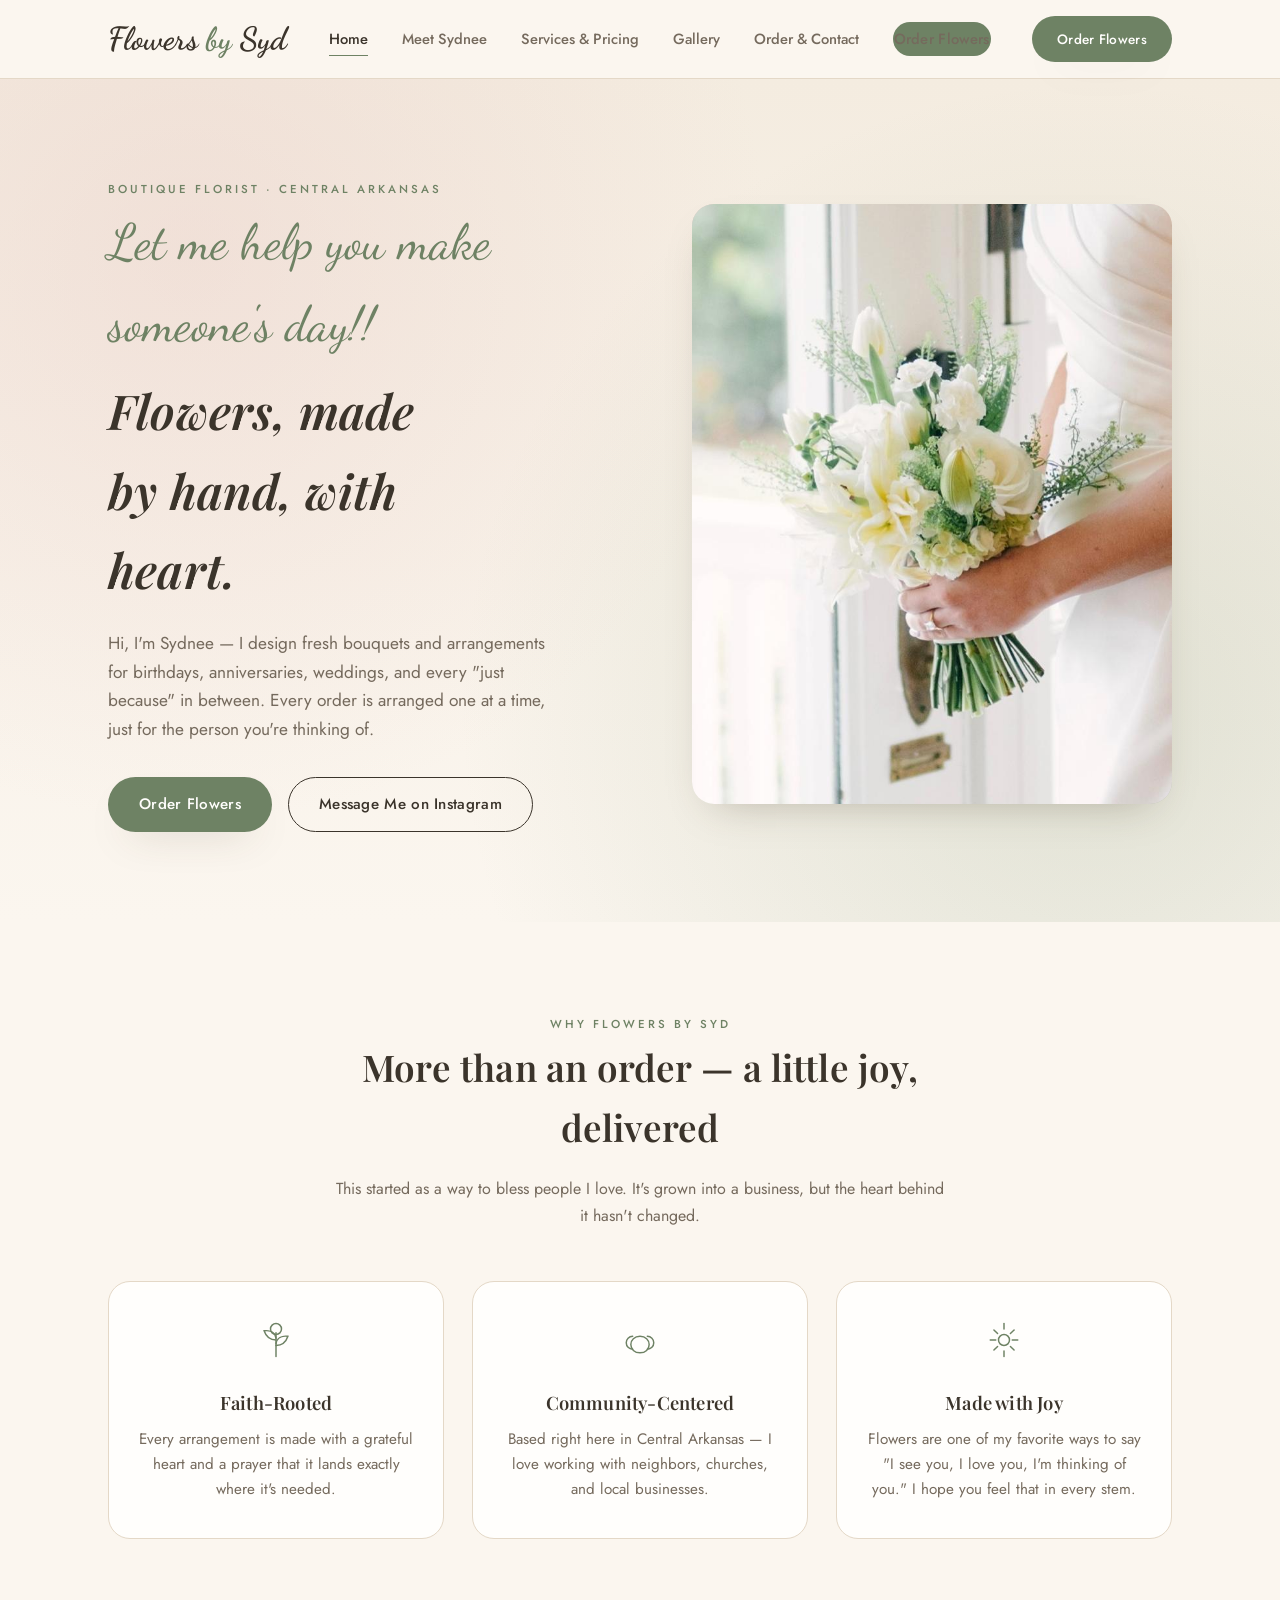
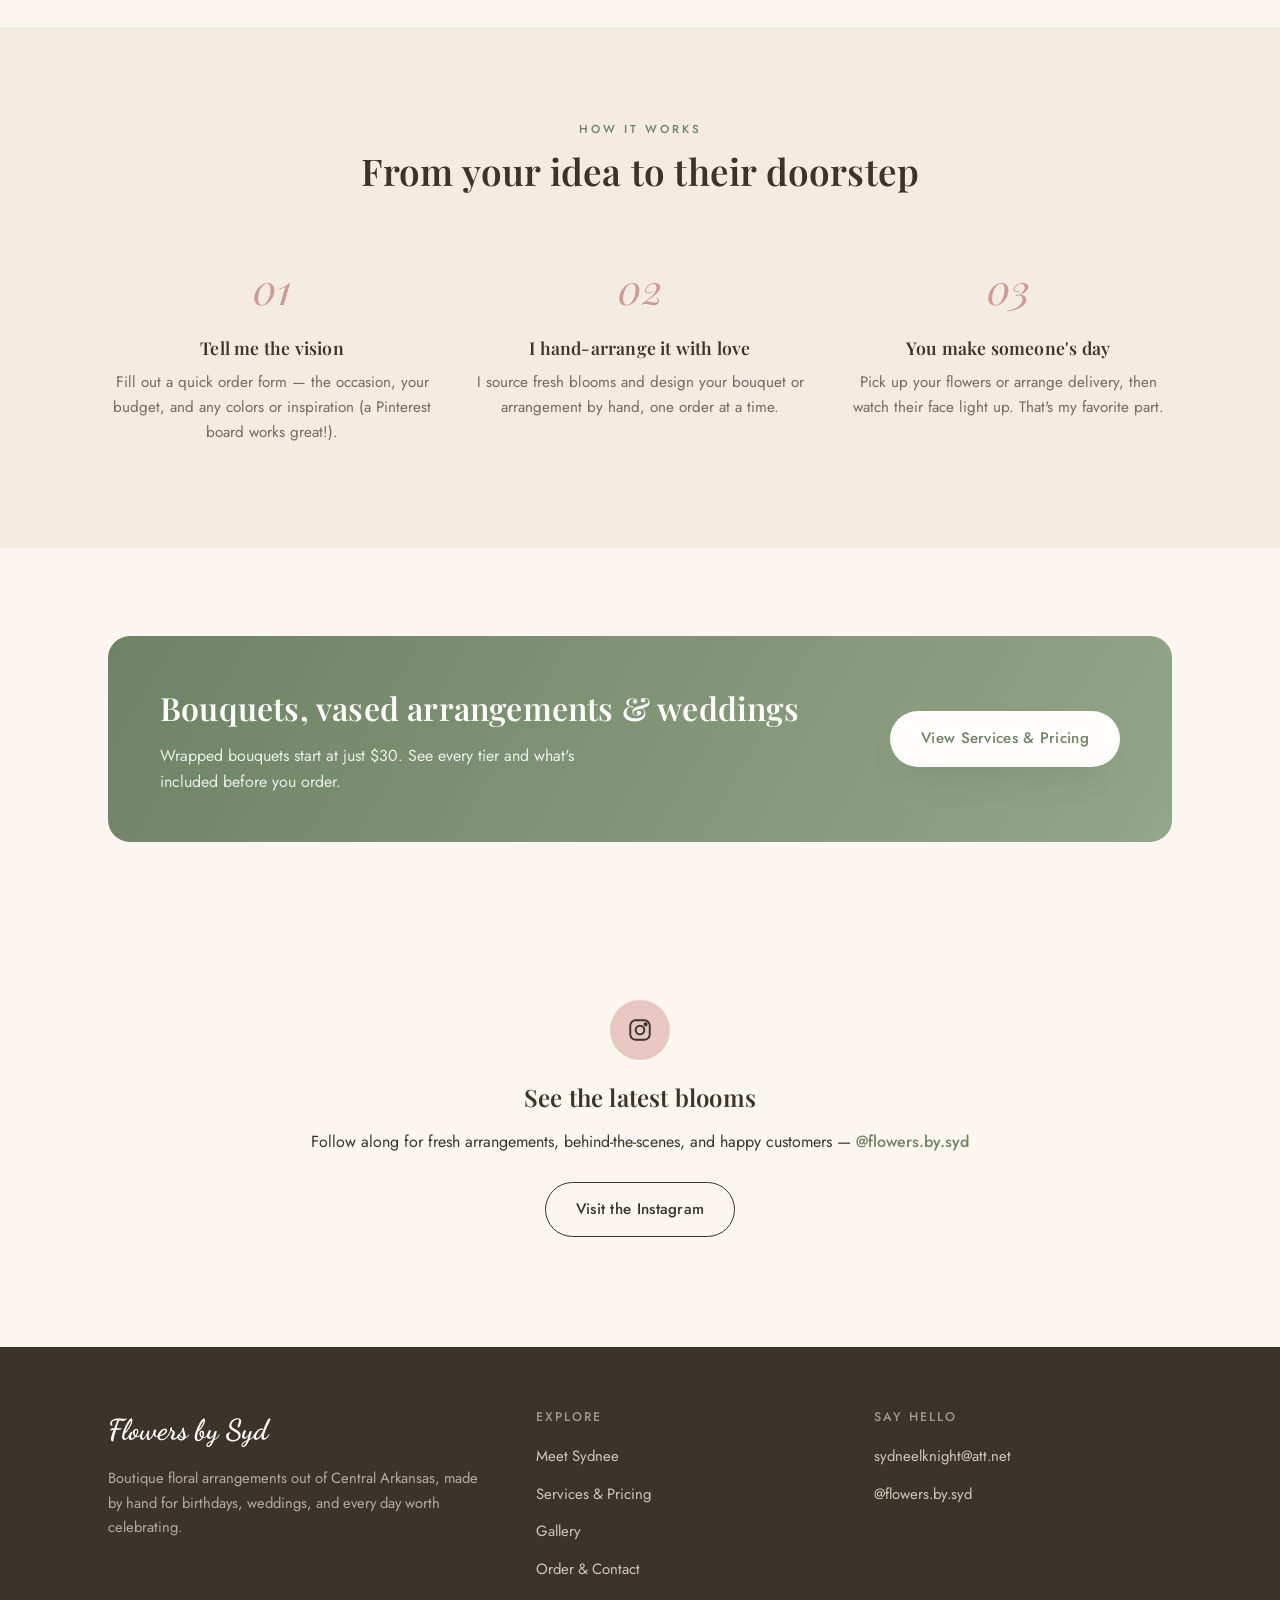
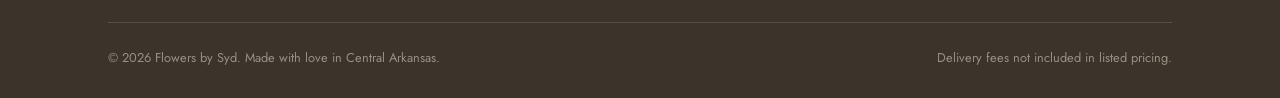
<file: index.html>
<!DOCTYPE html>
<html lang="en">
<head>
<meta charset="UTF-8">
<meta name="viewport" content="width=device-width, initial-scale=1.0">
<title>Flowers by Syd — Boutique Florals in Central Arkansas</title>
<meta name="description" content="Handmade bouquets and arrangements from Sydnee Knight, a boutique florist in Central Arkansas. Let me help you make someone's day.">
<link rel="preconnect" href="https://fonts.googleapis.com">
<link href="https://fonts.googleapis.com/css2?family=Playfair+Display:ital,wght@0,600;0,700;1,600&family=Dancing+Script:wght@600;700&family=Jost:wght@300;400;500;600&display=swap" rel="stylesheet">
<link rel="stylesheet" href="styles.css">
</head>
<body>
<a href="#main" class="skip-link">Skip to content</a>

<header class="site-header">
  <nav class="nav">
    <a href="index.html" class="logo">Flowers <span>by</span> Syd</a>
    <ul class="nav-links" id="navLinks">
      <li><a href="index.html" aria-current="page">Home</a></li>
      <li><a href="about.html">Meet Sydnee</a></li>
      <li><a href="services.html">Services &amp; Pricing</a></li>
      <li><a href="gallery.html">Gallery</a></li>
      <li><a href="contact.html">Order &amp; Contact</a></li>
      <li><a href="contact.html#order-form" class="btn btn-primary mobile-cta">Order Flowers</a></li>
    </ul>
    <div class="nav-cta">
      <a href="contact.html#order-form" class="btn btn-primary">Order Flowers</a>
    </div>
    <button class="nav-toggle" id="navToggle" aria-label="Toggle menu" aria-expanded="false" aria-controls="navLinks">
      <span></span><span></span><span></span>
    </button>
  </nav>
</header>

<main id="main">

  <!-- HERO -->
  <section class="hero">
    <div class="container hero-grid">
      <div class="hero-copy">
        <span class="eyebrow">Boutique Florist · Central Arkansas</span>
        <div class="hero-tagline">Let me help you make<br>someone's day!!</div>
        <h1>Flowers, made by hand, with heart.</h1>
        <p class="lede">Hi, I'm Sydnee — I design fresh bouquets and arrangements for birthdays, anniversaries, weddings, and every "just because" in between. Every order is arranged one at a time, just for the person you're thinking of.</p>
        <div class="hero-ctas">
          <a href="contact.html#order-form" class="btn btn-primary">Order Flowers</a>
          <a href="https://www.instagram.com/flowers.by.syd" target="_blank" rel="noopener" class="btn btn-ghost">Message Me on Instagram</a>
        </div>
      </div>
      <div class="hero-art">
        <img src="images/bride-doorway-bouquet.jpg" alt="A bride holding a cream and white bouquet of tulips, roses, and hydrangea, by Flowers by Syd" style="width:100%;height:100%;object-fit:cover;">
      </div>
    </div>
  </section>

  <!-- VALUES -->
  <section class="section">
    <div class="container">
      <div class="section-head">
        <span class="eyebrow">Why Flowers by Syd</span>
        <h2>More than an order — a little joy, delivered</h2>
        <p>This started as a way to bless people I love. It's grown into a business, but the heart behind it hasn't changed.</p>
      </div>
      <div class="grid-3">
        <div class="value-card">
          <svg class="icon sprig" viewBox="0 0 48 48" fill="none" stroke="currentColor" stroke-width="1.6" stroke-linecap="round"><path d="M24 42V16"/><path d="M24 24c-6 0-11-4-13-10 7-1 12 2 13 8"/><path d="M24 30c6 0 11-4 13-10-7-1-12 2-13 8"/><circle cx="24" cy="12" r="6"/></svg>
          <h3>Faith-Rooted</h3>
          <p>Every arrangement is made with a grateful heart and a prayer that it lands exactly where it's needed.</p>
        </div>
        <div class="value-card">
          <svg class="icon sprig" viewBox="0 0 48 48" fill="none" stroke="currentColor" stroke-width="1.6" stroke-linecap="round"><path d="M16 34c-4 0-7-3-7-7s3-7 7-7"/><path d="M32 34c4 0 7-3 7-7s-3-7-7-7"/><path d="M24 38c-6 0-10-4-10-9s4-9 10-9 10 4 10 9-4 9-10 9z"/></svg>
          <h3>Community-Centered</h3>
          <p>Based right here in Central Arkansas — I love working with neighbors, churches, and local businesses.</p>
        </div>
        <div class="value-card">
          <svg class="icon sprig" viewBox="0 0 48 48" fill="none" stroke="currentColor" stroke-width="1.6" stroke-linecap="round"><path d="M24 6v6"/><path d="M24 36v6"/><path d="M9 24h6"/><path d="M33 24h6"/><path d="M13 13l4 4"/><path d="M31 31l4 4"/><path d="M35 13l-4 4"/><path d="M17 31l-4 4"/><circle cx="24" cy="24" r="6"/></svg>
          <h3>Made with Joy</h3>
          <p>Flowers are one of my favorite ways to say "I see you, I love you, I'm thinking of you." I hope you feel that in every stem.</p>
        </div>
      </div>
    </div>
  </section>

  <!-- HOW IT WORKS -->
  <section class="section section-alt">
    <div class="container">
      <div class="section-head">
        <span class="eyebrow">How It Works</span>
        <h2>From your idea to their doorstep</h2>
      </div>
      <div class="steps">
        <div class="step">
          <span class="step-num">01</span>
          <h3>Tell me the vision</h3>
          <p>Fill out a quick order form — the occasion, your budget, and any colors or inspiration (a Pinterest board works great!).</p>
        </div>
        <div class="step">
          <span class="step-num">02</span>
          <h3>I hand-arrange it with love</h3>
          <p>I source fresh blooms and design your bouquet or arrangement by hand, one order at a time.</p>
        </div>
        <div class="step">
          <span class="step-num">03</span>
          <h3>You make someone's day</h3>
          <p>Pick up your flowers or arrange delivery, then watch their face light up. That's my favorite part.</p>
        </div>
      </div>
    </div>
  </section>

  <!-- SERVICES TEASER -->
  <section class="section">
    <div class="container">
      <div class="teaser-strip">
        <div>
          <h2>Bouquets, vased arrangements &amp; weddings</h2>
          <p>Wrapped bouquets start at just $30. See every tier and what's included before you order.</p>
        </div>
        <a href="services.html" class="btn btn-primary">View Services &amp; Pricing</a>
      </div>
    </div>
  </section>

  <!-- INSTAGRAM -->
  <section class="insta-strip">
    <div class="container">
      <div class="icon-circle">
        <svg viewBox="0 0 24 24" fill="none" stroke="currentColor" stroke-width="1.8"><rect x="3" y="3" width="18" height="18" rx="5"/><circle cx="12" cy="12" r="4"/><circle cx="17.2" cy="6.8" r="1"/></svg>
      </div>
      <h2>See the latest blooms</h2>
      <p>Follow along for fresh arrangements, behind-the-scenes, and happy customers — <a class="insta-handle" href="https://www.instagram.com/flowers.by.syd" target="_blank" rel="noopener">@flowers.by.syd</a></p>
      <div style="margin-top:26px;">
        <a href="https://www.instagram.com/flowers.by.syd" target="_blank" rel="noopener" class="btn btn-ghost">Visit the Instagram</a>
      </div>
    </div>
  </section>

</main>

<footer class="site-footer">
  <div class="container">
    <div class="footer-grid">
      <div>
        <div class="footer-logo">Flowers by Syd</div>
        <p>Boutique floral arrangements out of Central Arkansas, made by hand for birthdays, weddings, and every day worth celebrating.</p>
      </div>
      <div class="footer-col">
        <h4>Explore</h4>
        <ul>
          <li><a href="about.html">Meet Sydnee</a></li>
          <li><a href="services.html">Services &amp; Pricing</a></li>
          <li><a href="gallery.html">Gallery</a></li>
          <li><a href="contact.html">Order &amp; Contact</a></li>
        </ul>
      </div>
      <div class="footer-col">
        <h4>Say Hello</h4>
        <ul>
          <li><a href="mailto:sydneelknight@att.net">sydneelknight@att.net</a></li>
          <li><a href="https://www.instagram.com/flowers.by.syd" target="_blank" rel="noopener">@flowers.by.syd</a></li>
        </ul>
      </div>
    </div>
    <div class="footer-bottom">
      <span>© 2026 Flowers by Syd. Made with love in Central Arkansas.</span>
      <span>Delivery fees not included in listed pricing.</span>
    </div>
  </div>
</footer>

<script src="script.js"></script>
</body>
</html>
</file>
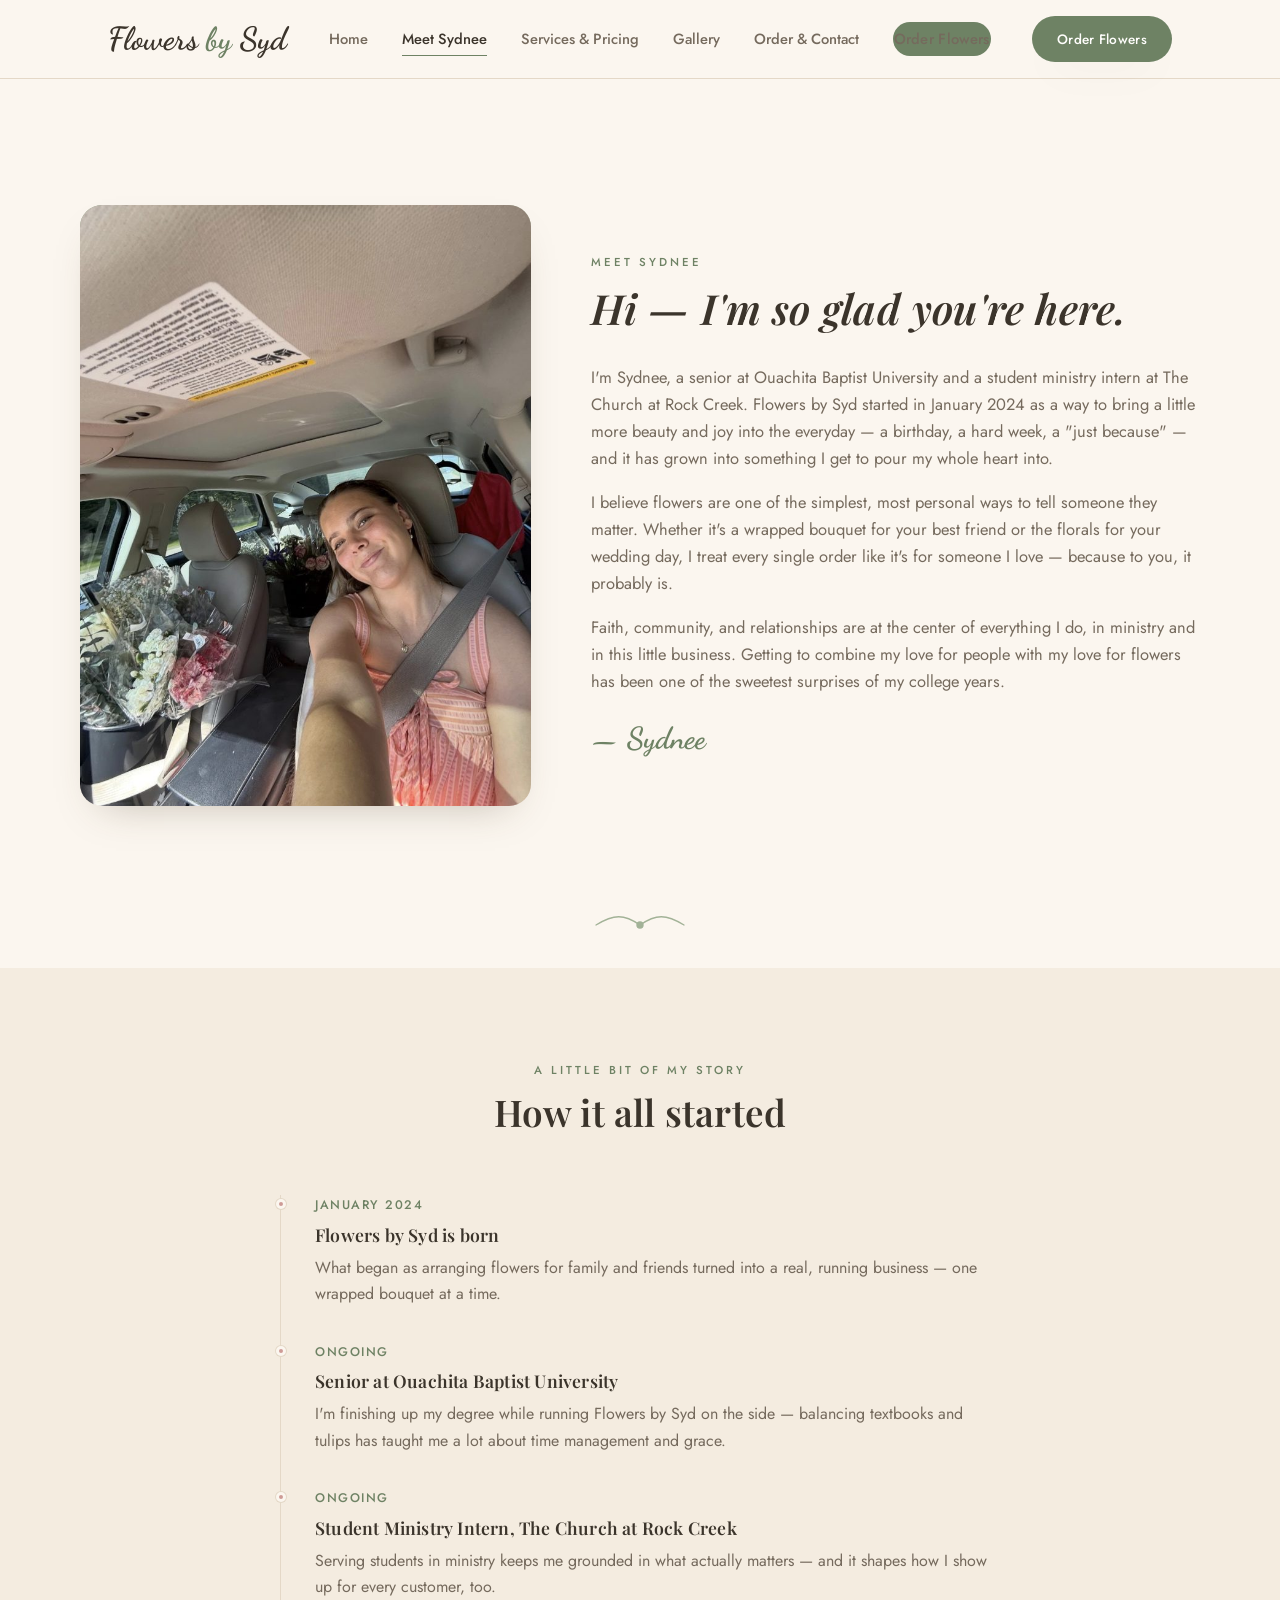
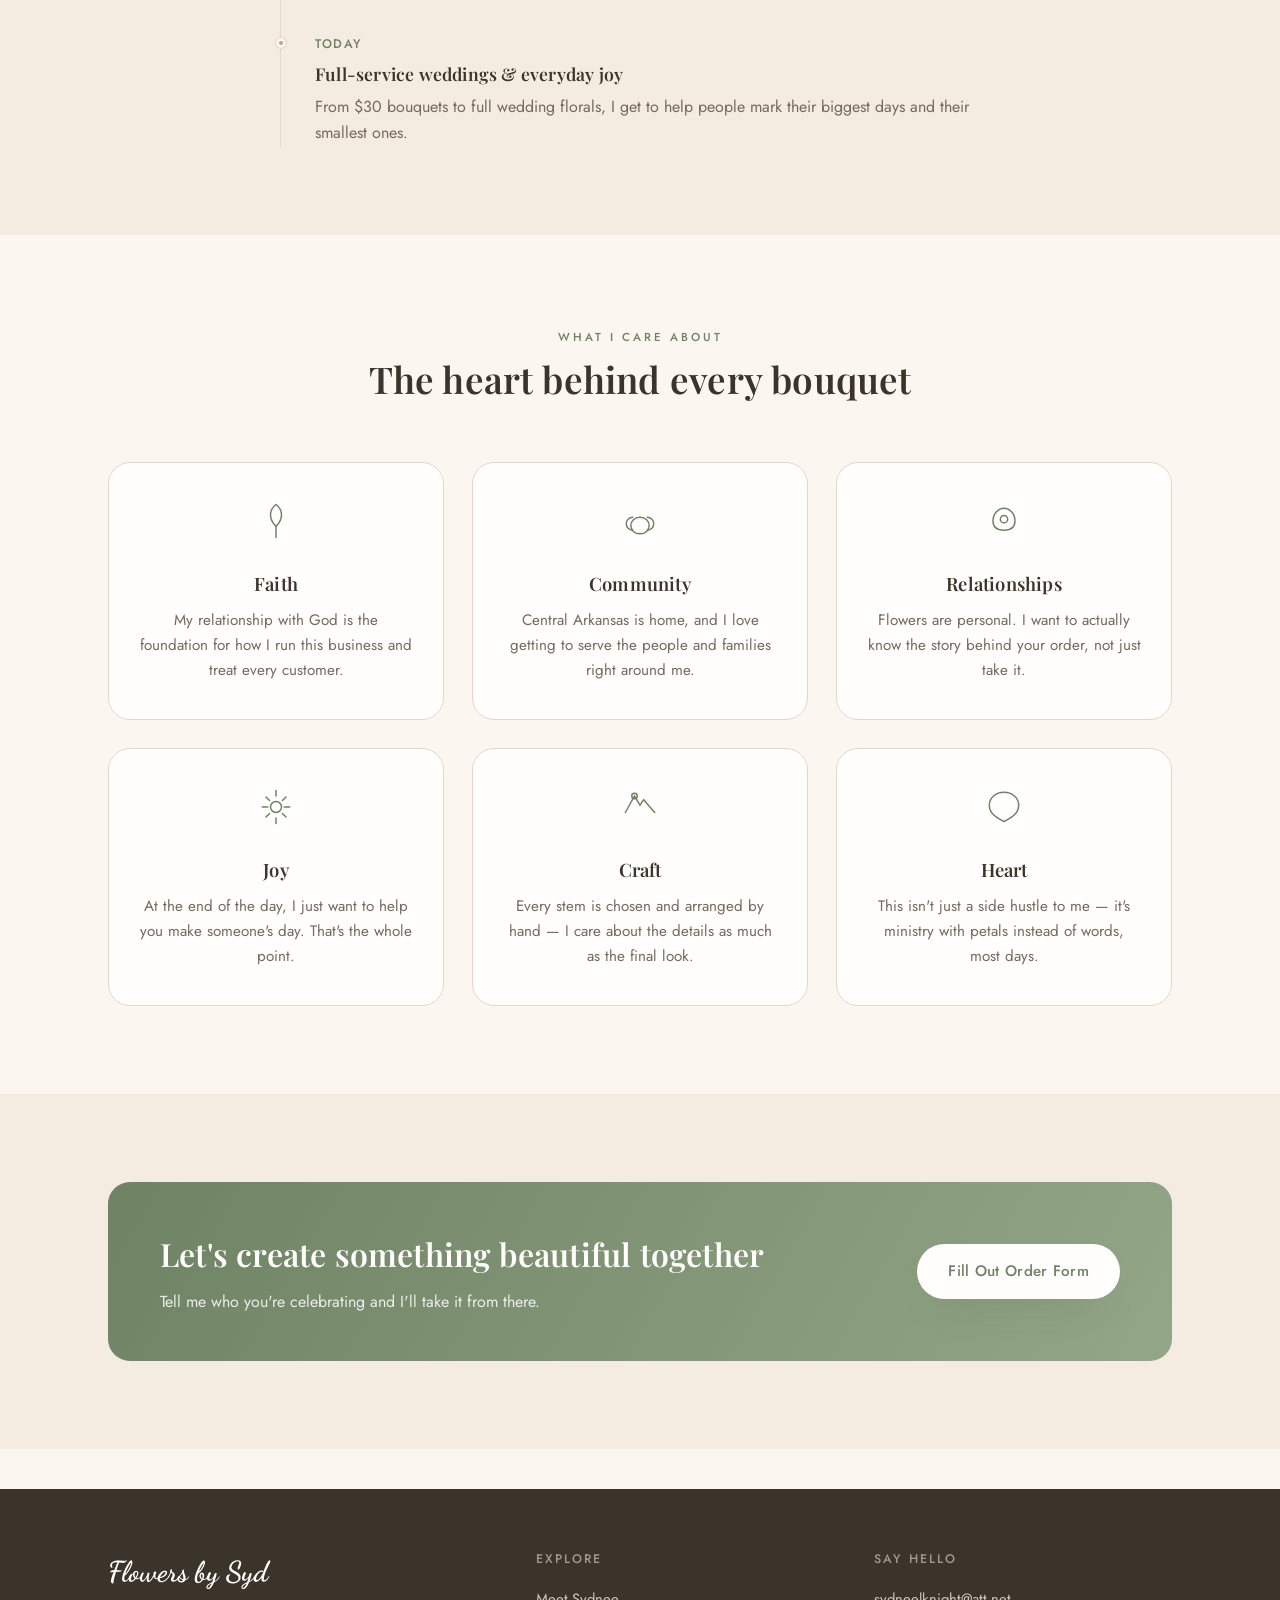
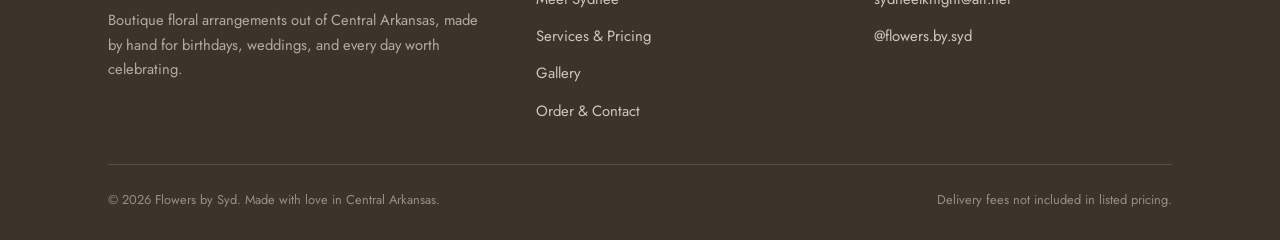
<file: about.html>
<!DOCTYPE html>
<html lang="en">
<head>
<meta charset="UTF-8">
<meta name="viewport" content="width=device-width, initial-scale=1.0">
<title>Meet Sydnee — Flowers by Syd</title>
<meta name="description" content="Meet Sydnee Knight, the college student and student ministry intern behind Flowers by Syd, a boutique floral business in Central Arkansas.">
<link rel="preconnect" href="https://fonts.googleapis.com">
<link href="https://fonts.googleapis.com/css2?family=Playfair+Display:ital,wght@0,600;0,700;1,600&family=Dancing+Script:wght@600;700&family=Jost:wght@300;400;500;600&display=swap" rel="stylesheet">
<link rel="stylesheet" href="styles.css">
</head>
<body>
<a href="#main" class="skip-link">Skip to content</a>

<header class="site-header">
  <nav class="nav">
    <a href="index.html" class="logo">Flowers <span>by</span> Syd</a>
    <ul class="nav-links" id="navLinks">
      <li><a href="index.html">Home</a></li>
      <li><a href="about.html" aria-current="page">Meet Sydnee</a></li>
      <li><a href="services.html">Services &amp; Pricing</a></li>
      <li><a href="gallery.html">Gallery</a></li>
      <li><a href="contact.html">Order &amp; Contact</a></li>
      <li><a href="contact.html#order-form" class="btn btn-primary mobile-cta">Order Flowers</a></li>
    </ul>
    <div class="nav-cta">
      <a href="contact.html#order-form" class="btn btn-primary">Order Flowers</a>
    </div>
    <button class="nav-toggle" id="navToggle" aria-label="Toggle menu" aria-expanded="false" aria-controls="navLinks">
      <span></span><span></span><span></span>
    </button>
  </nav>
</header>

<main id="main">

  <section class="section-tight">
    <div class="container about-hero">
      <div class="portrait-frame">
        <img src="images/sydnee-portrait.jpg" alt="Sydnee Knight, founder of Flowers by Syd, surrounded by fresh flowers" style="width:100%;height:100%;object-fit:cover;">
      </div>
      <div class="about-copy">
        <span class="eyebrow">Meet Sydnee</span>
        <h1>Hi — I'm so glad you're here.</h1>
        <p>I'm Sydnee, a senior at Ouachita Baptist University and a student ministry intern at The Church at Rock Creek. Flowers by Syd started in January 2024 as a way to bring a little more beauty and joy into the everyday — a birthday, a hard week, a "just because" — and it has grown into something I get to pour my whole heart into.</p>
        <p>I believe flowers are one of the simplest, most personal ways to tell someone they matter. Whether it's a wrapped bouquet for your best friend or the florals for your wedding day, I treat every single order like it's for someone I love — because to you, it probably is.</p>
        <p>Faith, community, and relationships are at the center of everything I do, in ministry and in this little business. Getting to combine my love for people with my love for flowers has been one of the sweetest surprises of my college years.</p>
        <div class="signoff">— Sydnee</div>
      </div>
    </div>
  </section>

  <div class="divider-sprig">
    <svg viewBox="0 0 92 30" fill="none" stroke="#93A788" stroke-width="1.4" stroke-linecap="round"><path d="M2 15 C 20 4, 30 4, 46 15 C 62 4, 72 4, 90 15"/><circle cx="46" cy="15" r="3" fill="#93A788"/></svg>
  </div>

  <!-- TIMELINE -->
  <section class="section section-alt">
    <div class="container">
      <div class="section-head">
        <span class="eyebrow">A Little Bit of My Story</span>
        <h2>How it all started</h2>
      </div>
      <div class="timeline">
        <div class="timeline-item">
          <div class="tl-date">January 2024</div>
          <h3>Flowers by Syd is born</h3>
          <p>What began as arranging flowers for family and friends turned into a real, running business — one wrapped bouquet at a time.</p>
        </div>
        <div class="timeline-item">
          <div class="tl-date">Ongoing</div>
          <h3>Senior at Ouachita Baptist University</h3>
          <p>I'm finishing up my degree while running Flowers by Syd on the side — balancing textbooks and tulips has taught me a lot about time management and grace.</p>
        </div>
        <div class="timeline-item">
          <div class="tl-date">Ongoing</div>
          <h3>Student Ministry Intern, The Church at Rock Creek</h3>
          <p>Serving students in ministry keeps me grounded in what actually matters — and it shapes how I show up for every customer, too.</p>
        </div>
        <div class="timeline-item">
          <div class="tl-date">Today</div>
          <h3>Full-service weddings &amp; everyday joy</h3>
          <p>From $30 bouquets to full wedding florals, I get to help people mark their biggest days and their smallest ones.</p>
        </div>
      </div>
    </div>
  </section>

  <!-- VALUES -->
  <section class="section">
    <div class="container">
      <div class="section-head">
        <span class="eyebrow">What I Care About</span>
        <h2>The heart behind every bouquet</h2>
      </div>
      <div class="grid-3">
        <div class="value-card">
          <svg class="icon sprig" viewBox="0 0 48 48" fill="none" stroke="currentColor" stroke-width="1.6" stroke-linecap="round"><path d="M24 6c8 6 8 16 0 24-8-8-8-18 0-24z"/><path d="M24 30v12"/></svg>
          <h3>Faith</h3>
          <p>My relationship with God is the foundation for how I run this business and treat every customer.</p>
        </div>
        <div class="value-card">
          <svg class="icon sprig blush" viewBox="0 0 48 48" fill="none" stroke="currentColor" stroke-width="1.6" stroke-linecap="round"><path d="M16 34c-4 0-7-3-7-7s3-7 7-7"/><path d="M32 34c4 0 7-3 7-7s-3-7-7-7"/><path d="M24 38c-6 0-10-4-10-9s4-9 10-9 10 4 10 9-4 9-10 9z"/></svg>
          <h3>Community</h3>
          <p>Central Arkansas is home, and I love getting to serve the people and families right around me.</p>
        </div>
        <div class="value-card">
          <svg class="icon sprig taupe" viewBox="0 0 48 48" fill="none" stroke="currentColor" stroke-width="1.6" stroke-linecap="round"><path d="M12 24c0-8 6-14 12-14s12 6 12 14-6 10-12 10-12-2-12-10z"/><circle cx="24" cy="22" r="4"/></svg>
          <h3>Relationships</h3>
          <p>Flowers are personal. I want to actually know the story behind your order, not just take it.</p>
        </div>
        <div class="value-card">
          <svg class="icon sprig" viewBox="0 0 48 48" fill="none" stroke="currentColor" stroke-width="1.6" stroke-linecap="round"><path d="M24 6v6"/><path d="M24 36v6"/><path d="M9 24h6"/><path d="M33 24h6"/><path d="M13 13l4 4"/><path d="M31 31l4 4"/><path d="M35 13l-4 4"/><path d="M17 31l-4 4"/><circle cx="24" cy="24" r="6"/></svg>
          <h3>Joy</h3>
          <p>At the end of the day, I just want to help you make someone's day. That's the whole point.</p>
        </div>
        <div class="value-card">
          <svg class="icon sprig" viewBox="0 0 48 48" fill="none" stroke="currentColor" stroke-width="1.6" stroke-linecap="round"><path d="M8 30l10-18 6 10 4-6 12 14"/><circle cx="18" cy="12" r="3"/></svg>
          <h3>Craft</h3>
          <p>Every stem is chosen and arranged by hand — I care about the details as much as the final look.</p>
        </div>
        <div class="value-card">
          <svg class="icon sprig blush" viewBox="0 0 48 48" fill="none" stroke="currentColor" stroke-width="1.6" stroke-linecap="round"><path d="M24 8c-9 0-16 6-16 14 0 10 9 14 16 18 7-4 16-8 16-18 0-8-7-14-16-14z"/></svg>
          <h3>Heart</h3>
          <p>This isn't just a side hustle to me — it's ministry with petals instead of words, most days.</p>
        </div>
      </div>
    </div>
  </section>

  <!-- CTA -->
  <section class="section section-alt">
    <div class="container">
      <div class="teaser-strip">
        <div>
          <h2>Let's create something beautiful together</h2>
          <p>Tell me who you're celebrating and I'll take it from there.</p>
        </div>
        <a href="contact.html#order-form" class="btn btn-primary">Fill Out Order Form</a>
      </div>
    </div>
  </section>

</main>

<footer class="site-footer">
  <div class="container">
    <div class="footer-grid">
      <div>
        <div class="footer-logo">Flowers by Syd</div>
        <p>Boutique floral arrangements out of Central Arkansas, made by hand for birthdays, weddings, and every day worth celebrating.</p>
      </div>
      <div class="footer-col">
        <h4>Explore</h4>
        <ul>
          <li><a href="about.html">Meet Sydnee</a></li>
          <li><a href="services.html">Services &amp; Pricing</a></li>
          <li><a href="gallery.html">Gallery</a></li>
          <li><a href="contact.html">Order &amp; Contact</a></li>
        </ul>
      </div>
      <div class="footer-col">
        <h4>Say Hello</h4>
        <ul>
          <li><a href="mailto:sydneelknight@att.net">sydneelknight@att.net</a></li>
          <li><a href="https://www.instagram.com/flowers.by.syd" target="_blank" rel="noopener">@flowers.by.syd</a></li>
        </ul>
      </div>
    </div>
    <div class="footer-bottom">
      <span>© 2026 Flowers by Syd. Made with love in Central Arkansas.</span>
      <span>Delivery fees not included in listed pricing.</span>
    </div>
  </div>
</footer>

<script src="script.js"></script>
</body>
</html>
</file>
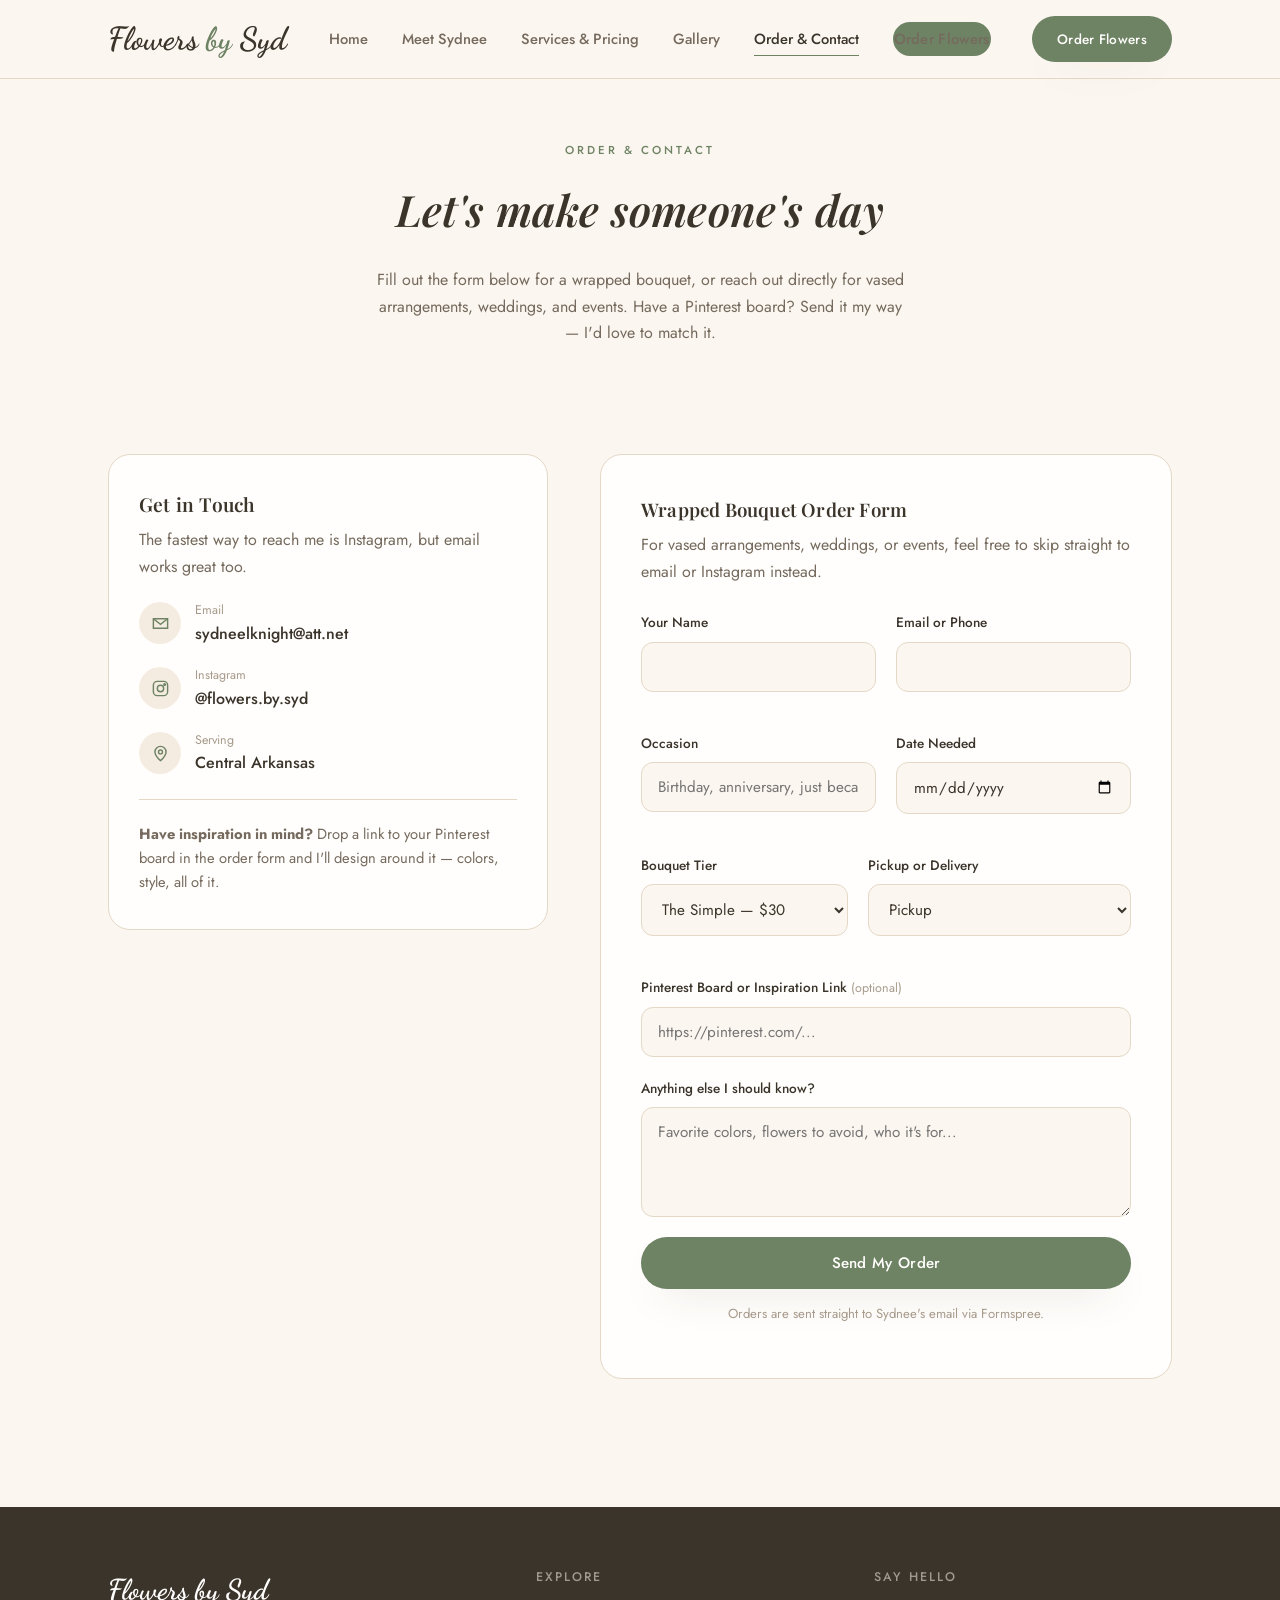
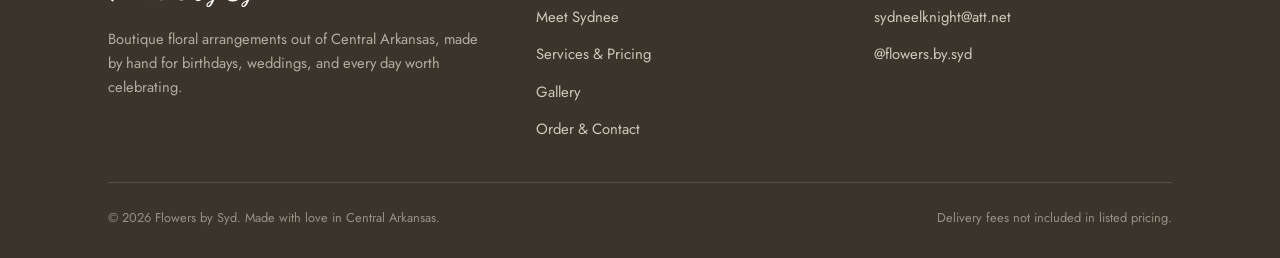
<file: contact.html>
<!DOCTYPE html>
<html lang="en">
<head>
<meta charset="UTF-8">
<meta name="viewport" content="width=device-width, initial-scale=1.0">
<title>Order &amp; Contact — Flowers by Syd</title>
<meta name="description" content="Order a wrapped bouquet from Flowers by Syd, or get in touch to plan a vased arrangement, wedding, or event.">
<link rel="preconnect" href="https://fonts.googleapis.com">
<link href="https://fonts.googleapis.com/css2?family=Playfair+Display:ital,wght@0,600;0,700;1,600&family=Dancing+Script:wght@600;700&family=Jost:wght@300;400;500;600&display=swap" rel="stylesheet">
<link rel="stylesheet" href="styles.css">
</head>
<body>
<a href="#main" class="skip-link">Skip to content</a>

<header class="site-header">
  <nav class="nav">
    <a href="index.html" class="logo">Flowers <span>by</span> Syd</a>
    <ul class="nav-links" id="navLinks">
      <li><a href="index.html">Home</a></li>
      <li><a href="about.html">Meet Sydnee</a></li>
      <li><a href="services.html">Services &amp; Pricing</a></li>
      <li><a href="gallery.html">Gallery</a></li>
      <li><a href="contact.html" aria-current="page">Order &amp; Contact</a></li>
      <li><a href="contact.html#order-form" class="btn btn-primary mobile-cta">Order Flowers</a></li>
    </ul>
    <div class="nav-cta">
      <a href="contact.html#order-form" class="btn btn-primary">Order Flowers</a>
    </div>
    <button class="nav-toggle" id="navToggle" aria-label="Toggle menu" aria-expanded="false" aria-controls="navLinks">
      <span></span><span></span><span></span>
    </button>
  </nav>
</header>

<main id="main">

  <section class="page-hero">
    <div class="container">
      <span class="eyebrow">Order &amp; Contact</span>
      <h1>Let's make someone's day</h1>
      <p>Fill out the form below for a wrapped bouquet, or reach out directly for vased arrangements, weddings, and events. Have a Pinterest board? Send it my way — I'd love to match it.</p>
    </div>
  </section>

  <section class="section">
    <div class="container contact-grid">

      <!-- CONTACT INFO -->
      <div>
        <div class="contact-card">
          <h3>Get in Touch</h3>
          <p>The fastest way to reach me is Instagram, but email works great too.</p>
          <div class="contact-list">
            <div class="contact-row">
              <span class="icon">
                <svg viewBox="0 0 24 24" fill="none" stroke="currentColor" stroke-width="1.8"><path d="M3 6h18v12H3z"/><path d="M3 6l9 7 9-7"/></svg>
              </span>
              <div>
                <span class="label">Email</span>
                <a href="mailto:sydneelknight@att.net">sydneelknight@att.net</a>
              </div>
            </div>
            <div class="contact-row">
              <span class="icon">
                <svg viewBox="0 0 24 24" fill="none" stroke="currentColor" stroke-width="1.8"><rect x="3" y="3" width="18" height="18" rx="5"/><circle cx="12" cy="12" r="4"/><circle cx="17.2" cy="6.8" r="1"/></svg>
              </span>
              <div>
                <span class="label">Instagram</span>
                <a href="https://www.instagram.com/flowers.by.syd" target="_blank" rel="noopener">@flowers.by.syd</a>
              </div>
            </div>
            <div class="contact-row">
              <span class="icon">
                <svg viewBox="0 0 24 24" fill="none" stroke="currentColor" stroke-width="1.8"><path d="M12 21s-7-6.2-7-11a7 7 0 0 1 14 0c0 4.8-7 11-7 11z"/><circle cx="12" cy="10" r="2.5"/></svg>
              </span>
              <div>
                <span class="label">Serving</span>
                <span class="value">Central Arkansas</span>
              </div>
            </div>
          </div>
          <div class="pinterest-note">
            <strong>Have inspiration in mind?</strong> Drop a link to your Pinterest board in the order form and I'll design around it — colors, style, all of it.
          </div>
        </div>
      </div>

      <!-- ORDER FORM -->
      <div id="order-form">
        <form class="order-form" id="orderForm" action="https://formspree.io/f/mojogbkk" method="POST">
          <input type="hidden" name="_subject" value="New order — Flowers by Syd">

          <div class="form-success" id="formSuccess">
            <svg class="success-icon" viewBox="0 0 48 48" xmlns="http://www.w3.org/2000/svg">
              <circle class="success-circle" cx="24" cy="24" r="20" stroke="currentColor" stroke-width="1.8" fill="none"/>
              <path class="success-check" d="M15 24l6 6 12-12" stroke="currentColor" stroke-width="2.6" fill="none" stroke-linecap="round" stroke-linejoin="round"/>
            </svg>
            <h3>Sent!</h3>
            <p>Your order just went to Sydnee's inbox — she'll follow up by email or Instagram to confirm the details.</p>
            <p class="success-subnote">Emails usually land within a minute or two. Check spam if you don't see it.</p>
          </div>

          <div id="formFields">
            <h3 style="margin-bottom:6px;">Wrapped Bouquet Order Form</h3>
            <p style="color:var(--ink-soft); margin-bottom:26px;">For vased arrangements, weddings, or events, feel free to skip straight to email or Instagram instead.</p>

            <div class="form-row">
              <div class="field">
                <label for="name">Your Name</label>
                <input type="text" id="name" name="name" required>
              </div>
              <div class="field">
                <label for="contactMethod">Email or Phone</label>
                <input type="text" id="contactMethod" name="contactMethod" required>
              </div>
            </div>

            <div class="form-row">
              <div class="field">
                <label for="occasion">Occasion</label>
                <input type="text" id="occasion" name="occasion" placeholder="Birthday, anniversary, just because...">
              </div>
              <div class="field">
                <label for="dateNeeded">Date Needed</label>
                <input type="date" id="dateNeeded" name="dateNeeded" required>
              </div>
            </div>

            <div class="form-row">
              <div class="field">
                <label for="tier">Bouquet Tier</label>
                <select id="tier" name="tier">
                  <option>The Simple — $30</option>
                  <option>The Classic — $50</option>
                  <option>The Statement — $80</option>
                  <option>Not sure yet</option>
                </select>
              </div>
              <div class="field">
                <label for="fulfillment">Pickup or Delivery</label>
                <select id="fulfillment" name="fulfillment">
                  <option>Pickup</option>
                  <option>Delivery (fee quoted separately)</option>
                </select>
              </div>
            </div>

            <div class="field">
              <label for="pinterest">Pinterest Board or Inspiration Link <span class="hint">(optional)</span></label>
              <input type="url" id="pinterest" name="pinterest" placeholder="https://pinterest.com/...">
            </div>

            <div class="field">
              <label for="notes">Anything else I should know?</label>
              <textarea id="notes" name="notes" placeholder="Favorite colors, flowers to avoid, who it's for..."></textarea>
            </div>

            <button type="submit" class="btn btn-primary btn-wide">Send My Order</button>
            <p class="form-error" id="formError">Something went wrong sending your order — please try again, or message me directly on Instagram.</p>
            <p class="form-note">Orders are sent straight to Sydnee's email via Formspree.</p>
          </div>
        </form>
      </div>

    </div>
  </section>

</main>

<footer class="site-footer">
  <div class="container">
    <div class="footer-grid">
      <div>
        <div class="footer-logo">Flowers by Syd</div>
        <p>Boutique floral arrangements out of Central Arkansas, made by hand for birthdays, weddings, and every day worth celebrating.</p>
      </div>
      <div class="footer-col">
        <h4>Explore</h4>
        <ul>
          <li><a href="about.html">Meet Sydnee</a></li>
          <li><a href="services.html">Services &amp; Pricing</a></li>
          <li><a href="gallery.html">Gallery</a></li>
          <li><a href="contact.html">Order &amp; Contact</a></li>
        </ul>
      </div>
      <div class="footer-col">
        <h4>Say Hello</h4>
        <ul>
          <li><a href="mailto:sydneelknight@att.net">sydneelknight@att.net</a></li>
          <li><a href="https://www.instagram.com/flowers.by.syd" target="_blank" rel="noopener">@flowers.by.syd</a></li>
        </ul>
      </div>
    </div>
    <div class="footer-bottom">
      <span>© 2026 Flowers by Syd. Made with love in Central Arkansas.</span>
      <span>Delivery fees not included in listed pricing.</span>
    </div>
  </div>
</footer>

<script src="script.js"></script>
</body>
</html>
</file>
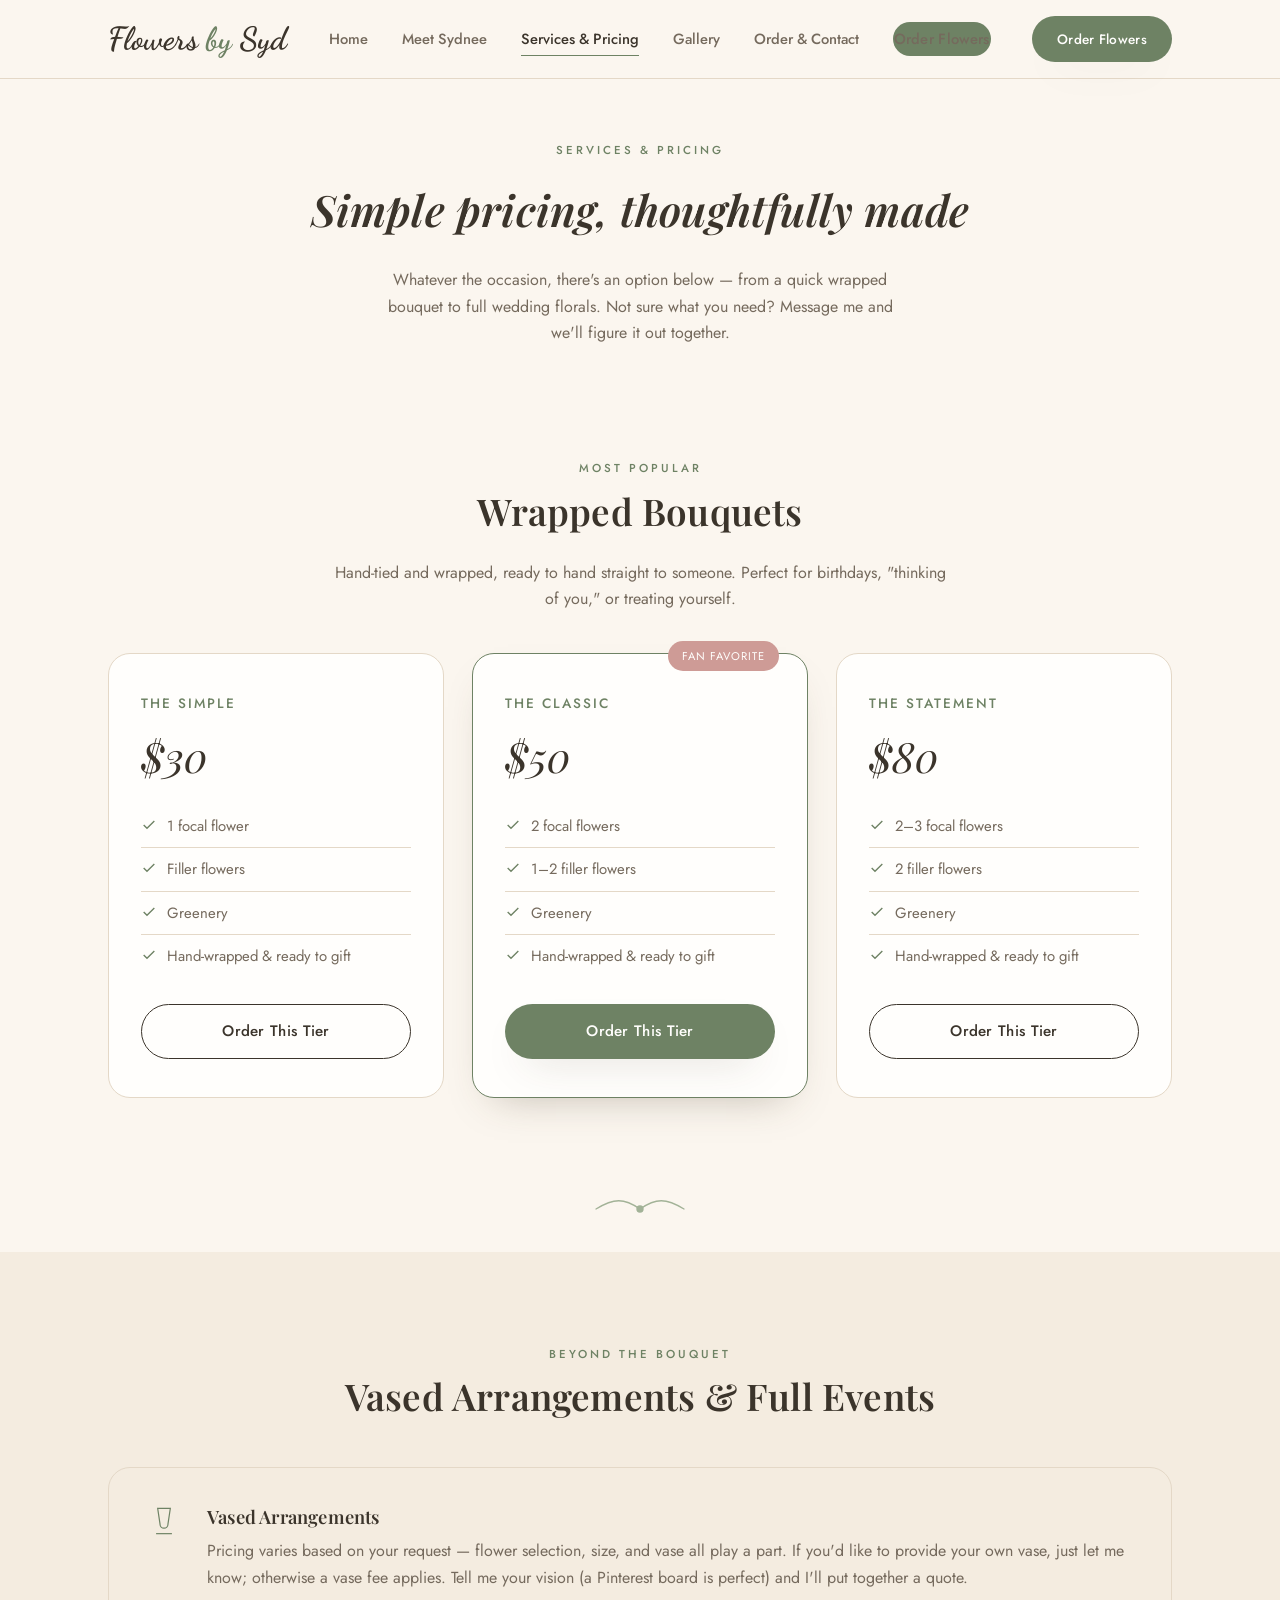
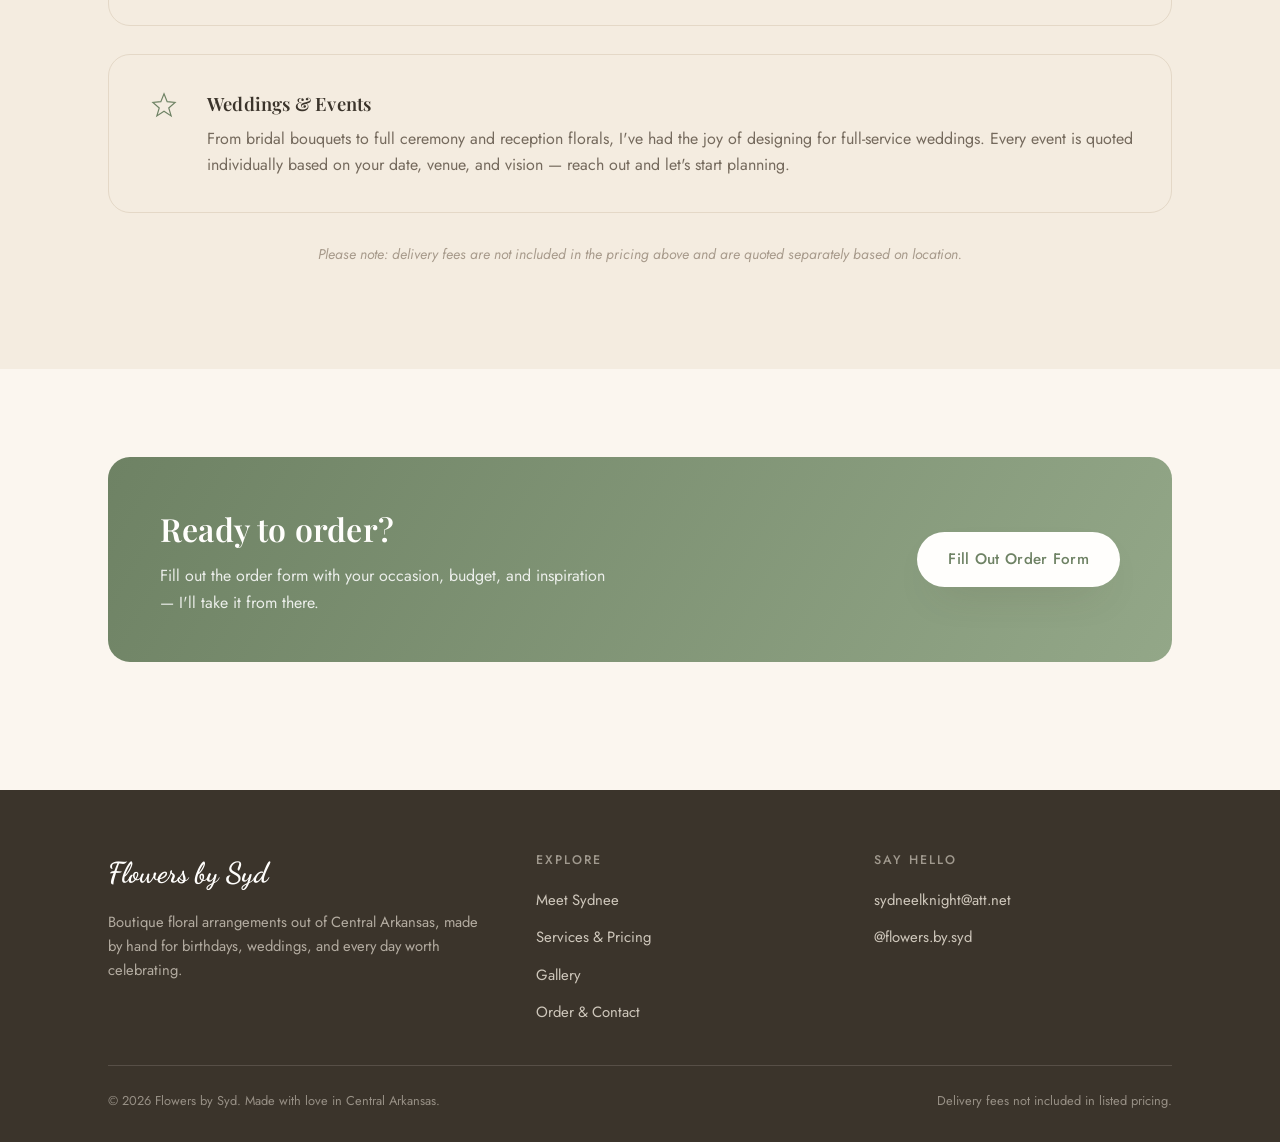
<file: services.html>
<!DOCTYPE html>
<html lang="en">
<head>
<meta charset="UTF-8">
<meta name="viewport" content="width=device-width, initial-scale=1.0">
<title>Services &amp; Pricing — Flowers by Syd</title>
<meta name="description" content="Wrapped bouquets from $30, vased arrangements, and custom wedding &amp; event florals from Flowers by Syd in Central Arkansas.">
<link rel="preconnect" href="https://fonts.googleapis.com">
<link href="https://fonts.googleapis.com/css2?family=Playfair+Display:ital,wght@0,600;0,700;1,600&family=Dancing+Script:wght@600;700&family=Jost:wght@300;400;500;600&display=swap" rel="stylesheet">
<link rel="stylesheet" href="styles.css">
</head>
<body>
<a href="#main" class="skip-link">Skip to content</a>

<header class="site-header">
  <nav class="nav">
    <a href="index.html" class="logo">Flowers <span>by</span> Syd</a>
    <ul class="nav-links" id="navLinks">
      <li><a href="index.html">Home</a></li>
      <li><a href="about.html">Meet Sydnee</a></li>
      <li><a href="services.html" aria-current="page">Services &amp; Pricing</a></li>
      <li><a href="gallery.html">Gallery</a></li>
      <li><a href="contact.html">Order &amp; Contact</a></li>
      <li><a href="contact.html#order-form" class="btn btn-primary mobile-cta">Order Flowers</a></li>
    </ul>
    <div class="nav-cta">
      <a href="contact.html#order-form" class="btn btn-primary">Order Flowers</a>
    </div>
    <button class="nav-toggle" id="navToggle" aria-label="Toggle menu" aria-expanded="false" aria-controls="navLinks">
      <span></span><span></span><span></span>
    </button>
  </nav>
</header>

<main id="main">

  <section class="page-hero">
    <div class="container">
      <span class="eyebrow">Services &amp; Pricing</span>
      <h1>Simple pricing, thoughtfully made</h1>
      <p>Whatever the occasion, there's an option below — from a quick wrapped bouquet to full wedding florals. Not sure what you need? Message me and we'll figure it out together.</p>
    </div>
  </section>

  <!-- WRAPPED BOUQUETS -->
  <section class="section">
    <div class="container">
      <div class="section-head" style="margin-bottom:40px;">
        <span class="eyebrow">Most Popular</span>
        <h2>Wrapped Bouquets</h2>
        <p>Hand-tied and wrapped, ready to hand straight to someone. Perfect for birthdays, "thinking of you," or treating yourself.</p>
      </div>
      <div class="tier-grid">
        <div class="tier-card">
          <div class="tier-name">The Simple</div>
          <div class="tier-price">$30</div>
          <ul>
            <li><svg viewBox="0 0 24 24" fill="none" stroke="currentColor" stroke-width="2"><path d="M4 12l5 5 11-11"/></svg> 1 focal flower</li>
            <li><svg viewBox="0 0 24 24" fill="none" stroke="currentColor" stroke-width="2"><path d="M4 12l5 5 11-11"/></svg> Filler flowers</li>
            <li><svg viewBox="0 0 24 24" fill="none" stroke="currentColor" stroke-width="2"><path d="M4 12l5 5 11-11"/></svg> Greenery</li>
            <li><svg viewBox="0 0 24 24" fill="none" stroke="currentColor" stroke-width="2"><path d="M4 12l5 5 11-11"/></svg> Hand-wrapped &amp; ready to gift</li>
          </ul>
          <a href="contact.html#order-form" class="btn btn-ghost btn-wide">Order This Tier</a>
        </div>
        <div class="tier-card featured">
          <div class="ribbon">Fan Favorite</div>
          <div class="tier-name">The Classic</div>
          <div class="tier-price">$50</div>
          <ul>
            <li><svg viewBox="0 0 24 24" fill="none" stroke="currentColor" stroke-width="2"><path d="M4 12l5 5 11-11"/></svg> 2 focal flowers</li>
            <li><svg viewBox="0 0 24 24" fill="none" stroke="currentColor" stroke-width="2"><path d="M4 12l5 5 11-11"/></svg> 1–2 filler flowers</li>
            <li><svg viewBox="0 0 24 24" fill="none" stroke="currentColor" stroke-width="2"><path d="M4 12l5 5 11-11"/></svg> Greenery</li>
            <li><svg viewBox="0 0 24 24" fill="none" stroke="currentColor" stroke-width="2"><path d="M4 12l5 5 11-11"/></svg> Hand-wrapped &amp; ready to gift</li>
          </ul>
          <a href="contact.html#order-form" class="btn btn-primary btn-wide">Order This Tier</a>
        </div>
        <div class="tier-card">
          <div class="tier-name">The Statement</div>
          <div class="tier-price">$80</div>
          <ul>
            <li><svg viewBox="0 0 24 24" fill="none" stroke="currentColor" stroke-width="2"><path d="M4 12l5 5 11-11"/></svg> 2–3 focal flowers</li>
            <li><svg viewBox="0 0 24 24" fill="none" stroke="currentColor" stroke-width="2"><path d="M4 12l5 5 11-11"/></svg> 2 filler flowers</li>
            <li><svg viewBox="0 0 24 24" fill="none" stroke="currentColor" stroke-width="2"><path d="M4 12l5 5 11-11"/></svg> Greenery</li>
            <li><svg viewBox="0 0 24 24" fill="none" stroke="currentColor" stroke-width="2"><path d="M4 12l5 5 11-11"/></svg> Hand-wrapped &amp; ready to gift</li>
          </ul>
          <a href="contact.html#order-form" class="btn btn-ghost btn-wide">Order This Tier</a>
        </div>
      </div>
    </div>
  </section>

  <div class="divider-sprig">
    <svg viewBox="0 0 92 30" fill="none" stroke="#93A788" stroke-width="1.4" stroke-linecap="round"><path d="M2 15 C 20 4, 30 4, 46 15 C 62 4, 72 4, 90 15"/><circle cx="46" cy="15" r="3" fill="#93A788"/></svg>
  </div>

  <!-- VASED + WEDDINGS -->
  <section class="section section-alt">
    <div class="container">
      <div class="section-head" style="margin-bottom:40px;">
        <span class="eyebrow">Beyond the Bouquet</span>
        <h2>Vased Arrangements &amp; Full Events</h2>
      </div>

      <div class="service-note">
        <svg class="icon" viewBox="0 0 48 48" fill="none" stroke="currentColor" stroke-width="1.5"><path d="M16 8h16l-3 20a5 5 0 0 1-10 0z"/><path d="M14 40h20"/></svg>
        <div>
          <h3>Vased Arrangements</h3>
          <p>Pricing varies based on your request — flower selection, size, and vase all play a part. If you'd like to provide your own vase, just let me know; otherwise a vase fee applies. Tell me your vision (a Pinterest board is perfect) and I'll put together a quote.</p>
        </div>
      </div>

      <div class="service-note">
        <svg class="icon" viewBox="0 0 48 48" fill="none" stroke="currentColor" stroke-width="1.5"><path d="M24 6l4 10 10 1-8 7 3 10-9-6-9 6 3-10-8-7 10-1z"/></svg>
        <div>
          <h3>Weddings &amp; Events</h3>
          <p>From bridal bouquets to full ceremony and reception florals, I've had the joy of designing for full-service weddings. Every event is quoted individually based on your date, venue, and vision — reach out and let's start planning.</p>
        </div>
      </div>

      <p class="fee-note">Please note: delivery fees are not included in the pricing above and are quoted separately based on location.</p>
    </div>
  </section>

  <!-- CTA -->
  <section class="section">
    <div class="container">
      <div class="teaser-strip">
        <div>
          <h2>Ready to order?</h2>
          <p>Fill out the order form with your occasion, budget, and inspiration — I'll take it from there.</p>
        </div>
        <a href="contact.html#order-form" class="btn btn-primary">Fill Out Order Form</a>
      </div>
    </div>
  </section>

</main>

<footer class="site-footer">
  <div class="container">
    <div class="footer-grid">
      <div>
        <div class="footer-logo">Flowers by Syd</div>
        <p>Boutique floral arrangements out of Central Arkansas, made by hand for birthdays, weddings, and every day worth celebrating.</p>
      </div>
      <div class="footer-col">
        <h4>Explore</h4>
        <ul>
          <li><a href="about.html">Meet Sydnee</a></li>
          <li><a href="services.html">Services &amp; Pricing</a></li>
          <li><a href="gallery.html">Gallery</a></li>
          <li><a href="contact.html">Order &amp; Contact</a></li>
        </ul>
      </div>
      <div class="footer-col">
        <h4>Say Hello</h4>
        <ul>
          <li><a href="mailto:sydneelknight@att.net">sydneelknight@att.net</a></li>
          <li><a href="https://www.instagram.com/flowers.by.syd" target="_blank" rel="noopener">@flowers.by.syd</a></li>
        </ul>
      </div>
    </div>
    <div class="footer-bottom">
      <span>© 2026 Flowers by Syd. Made with love in Central Arkansas.</span>
      <span>Delivery fees not included in listed pricing.</span>
    </div>
  </div>
</footer>

<script src="script.js"></script>
</body>
</html>
</file>
<file: styles.css>
/* =========================================================
   Flowers by Syd — Stylesheet
   Palette: cream / ivory / taupe / sage / blush, ink text
   Type: Playfair Display (serif display) + Parisienne (script accent)
         + Jost (sans body)
   ========================================================= */

:root{
  --cream:      #FBF6EF;
  --ivory:      #F4ECE0;
  --paper:      #FFFEFC;
  --taupe:      #CBB9A2;
  --taupe-dark: #A8896A;
  --sage:       #93A788;
  --sage-dark:  #6E8264;
  --sage-pale:  #E4EADF;
  --blush:      #E8C7C3;
  --blush-dark: #CE9B96;
  --ink:        #3B342B;
  --ink-soft:   #756A5D;
  --ink-faint:  #A79A8B;
  --line:       #E4D8C7;

  --serif: 'Playfair Display', Georgia, serif;
  --script: 'Dancing Script', cursive;
  --sans: 'Jost', 'Helvetica Neue', Arial, sans-serif;

  --radius: 22px;
  --radius-sm: 12px;
  --shadow-soft: 0 18px 40px -22px rgba(75, 60, 40, 0.35);
  --container: 1120px;
}

*, *::before, *::after{ box-sizing: border-box; }
html{ scroll-behavior: smooth; }

body{
  margin:0;
  font-family: var(--sans);
  color: var(--ink);
  background: var(--cream);
  font-weight: 400;
  line-height: 1.65;
  -webkit-font-smoothing: antialiased;
}

img{ max-width:100%; display:block; }
a{ color: inherit; text-decoration:none; }
ul{ list-style:none; margin:0; padding:0; }
button{ font-family: inherit; cursor:pointer; }

h1,h2,h3,h4{
  font-family: var(--serif);
  color: var(--ink);
  margin: 0 0 .5em 0;
  font-weight: 600;
  letter-spacing: .2px;
}

.script{
  font-family: var(--script);
  font-weight: 700;
  color: var(--sage-dark);
  line-height: 1.2;
}

p{ margin: 0 0 1em 0; }

.eyebrow{
  font-family: var(--sans);
  text-transform: uppercase;
  letter-spacing: 3px;
  font-size: .72rem;
  color: var(--sage-dark);
  font-weight: 500;
}

.container{
  max-width: var(--container);
  margin: 0 auto;
  padding: 0 28px;
}

/* Respect reduced motion */
@media (prefers-reduced-motion: reduce){
  *{ animation-duration: .001ms !important; animation-iteration-count: 1 !important; transition-duration: .001ms !important; scroll-behavior:auto !important; }
}

/* ---------------- Buttons ---------------- */
.btn{
  display:inline-flex;
  align-items:center;
  gap:10px;
  padding: 14px 30px;
  border-radius: 999px;
  font-size: .95rem;
  font-weight: 500;
  letter-spacing: .3px;
  border: 1px solid transparent;
  transition: transform .25s ease, box-shadow .25s ease, background .25s ease, color .25s ease;
  white-space: nowrap;
}
.btn:focus-visible{ outline: 2px solid var(--sage-dark); outline-offset: 3px; }
.btn-primary{
  background: var(--sage-dark);
  color: var(--paper);
  box-shadow: var(--shadow-soft);
}
.btn-primary:hover{ background: var(--ink); transform: translateY(-2px); }
.btn-ghost{
  background: transparent;
  border-color: var(--ink);
  color: var(--ink);
}
.btn-ghost:hover{ background: var(--ink); color: var(--paper); transform: translateY(-2px); }
.btn-blush{
  background: var(--blush-dark);
  color: var(--paper);
}
.btn-blush:hover{ background: var(--ink); transform: translateY(-2px); }
.btn-wide{ width:100%; justify-content:center; }

/* ---------------- Header / Nav ---------------- */
.site-header{
  position: sticky;
  top: 0;
  z-index: 50;
  background: rgba(251, 246, 239, 0.92);
  backdrop-filter: blur(8px);
  border-bottom: 1px solid var(--line);
}
.nav{
  display:flex;
  align-items:center;
  justify-content:space-between;
  padding: 16px 28px;
  max-width: var(--container);
  margin: 0 auto;
}
.logo{
  font-family: var(--script);
  font-weight: 700;
  font-size: 2rem;
  color: var(--ink);
  line-height:1;
}
.logo span{ color: var(--sage-dark); }

.nav-links{
  display:flex;
  align-items:center;
  gap: 34px;
}
.nav-links a{
  font-size: .92rem;
  font-weight: 500;
  color: var(--ink-soft);
  position: relative;
  padding: 4px 0;
}
.nav-links a::after{
  content:"";
  position:absolute;
  left:0; right:0; bottom:-2px;
  height:1px;
  background: var(--sage-dark);
  transform: scaleX(0);
  transform-origin: left;
  transition: transform .25s ease;
}
.nav-links a:hover::after,
.nav-links a[aria-current="page"]::after{ transform: scaleX(1); }
.nav-links a[aria-current="page"]{ color: var(--ink); }

.nav-cta{ display:flex; align-items:center; gap:16px; }
.nav-cta .btn{ padding: 11px 24px; font-size: .85rem; }

.nav-toggle{
  display:none;
  background:none;
  border:none;
  padding: 6px;
}
.nav-toggle span{
  display:block;
  width: 26px;
  height: 2px;
  background: var(--ink);
  margin: 6px 0;
  transition: transform .25s ease, opacity .25s ease;
}

@media (max-width: 860px){
  .nav-links{
    position: fixed;
    inset: 72px 0 0 0;
    background: var(--cream);
    flex-direction: column;
    padding: 30px 28px 40px;
    gap: 22px;
    transform: translateY(-12px);
    opacity: 0;
    pointer-events: none;
    transition: opacity .25s ease, transform .25s ease;
    border-top: 1px solid var(--line);
  }
  .nav-links.open{
    opacity: 1;
    transform: translateY(0);
    pointer-events: auto;
  }
  .nav-links a{ font-size: 1.15rem; }
  .nav-cta{ display:none; }
  .nav-links .mobile-cta{ display:inline-flex; margin-top: 10px; }
  .nav-toggle{ display:block; }
}

/* ---------------- Floral ornaments ---------------- */
.sprig{ color: var(--sage-dark); }
.sprig.blush{ color: var(--blush-dark); }
.sprig.taupe{ color: var(--taupe-dark); }
.divider-sprig{
  display:flex;
  justify-content:center;
  margin: 8px 0 28px;
  opacity: .85;
}
.divider-sprig svg{ width: 92px; height: auto; }

/* ---------------- Hero ---------------- */
.hero{
  position: relative;
  padding: 96px 0 90px;
  overflow: hidden;
  background:
    radial-gradient(circle at 15% 20%, rgba(232,199,195,0.35), transparent 45%),
    radial-gradient(circle at 85% 75%, rgba(147,167,136,0.25), transparent 50%),
    linear-gradient(180deg, var(--ivory), var(--cream));
}
.hero-grid{
  display:grid;
  grid-template-columns: 1.1fr 1fr;
  gap: 56px;
  align-items:center;
}
.hero-copy .eyebrow{ margin-bottom: 18px; }
.hero-tagline{
  font-family: var(--script);
  font-size: clamp(2.1rem, 4vw, 3.1rem);
  color: var(--sage-dark);
  margin-bottom: 6px;
}
.hero h1{
  font-size: clamp(2.1rem, 4vw, 3rem);
  font-style: italic;
  font-weight: 600;
  max-width: 12ch;
  margin-bottom: 20px;
}
.hero p.lede{
  font-size: 1.08rem;
  color: var(--ink-soft);
  max-width: 46ch;
  margin-bottom: 34px;
}
.hero-ctas{ display:flex; gap:16px; flex-wrap:wrap; }

.hero-art{
  position: relative;
  aspect-ratio: 4/5;
  border-radius: var(--radius);
  background: linear-gradient(155deg, var(--blush) 0%, var(--ivory) 45%, var(--sage) 130%);
  box-shadow: var(--shadow-soft);
  display:flex;
  align-items:center;
  justify-content:center;
  overflow:hidden;
}
.hero-art svg{ width: 78%; height: 78%; }
.hero-art .frame-note{
  position:absolute;
  bottom: 16px; left:16px; right:16px;
  font-size: .72rem;
  letter-spacing: .5px;
  color: rgba(59,52,43,.55);
  text-align:center;
}

@media (max-width: 900px){
  .hero-grid{ grid-template-columns: 1fr; }
  .hero{ padding: 48px 0 56px; }
  .hero-art{ aspect-ratio: 5/4; order:-1; }
  .hero-copy{ text-align: center; display:flex; flex-direction:column; align-items:center; }
  .hero-copy .eyebrow{ display:block; }
  .hero p.lede{ margin-left:auto; margin-right:auto; }
  .hero-ctas{ justify-content:center; }
}

/* ---------------- Section basics ---------------- */
.section{ padding: 88px 0; }
.section-tight{ padding: 56px 0; }
.section-alt{ background: var(--ivory); }
.section-head{ max-width: 620px; margin: 0 auto 52px; text-align:center; }
.section-head h2{ font-size: clamp(1.7rem, 3vw, 2.3rem); }
.section-head p{ color: var(--ink-soft); }
.center{ text-align:center; }

/* ---------------- Value / feature cards ---------------- */
.grid-3{
  display:grid;
  grid-template-columns: repeat(3, 1fr);
  gap: 28px;
}
@media (max-width: 780px){ .grid-3{ grid-template-columns: 1fr; } }

.value-card{
  background: var(--paper);
  border: 1px solid var(--line);
  border-radius: var(--radius);
  padding: 36px 30px;
  text-align:center;
  transition: transform .25s ease, box-shadow .25s ease;
}
.value-card:hover{ transform: translateY(-4px); box-shadow: var(--shadow-soft); }
.value-card .icon{ width:44px; height:44px; margin: 0 auto 18px; color: var(--sage-dark); }
.value-card h3{ font-size: 1.15rem; margin-bottom: 8px; }
.value-card p{ color: var(--ink-soft); font-size: .95rem; margin:0; }

/* ---------------- How it works (sequential — numbering justified) --------- */
.steps{
  display:grid;
  grid-template-columns: repeat(3, 1fr);
  gap: 40px;
  counter-reset: step;
}
@media (max-width: 780px){ .steps{ grid-template-columns: 1fr; gap: 34px; } }
.step{ position:relative; padding-left: 0; text-align:center; }
.step-num{
  font-family: var(--serif);
  font-style: italic;
  font-size: 2.6rem;
  color: var(--blush-dark);
  display:block;
  margin-bottom: 10px;
}
.step h3{ font-size: 1.1rem; margin-bottom: 8px; }
.step p{ color: var(--ink-soft); font-size: .95rem; }

/* ---------------- Teaser strip ---------------- */
.teaser-strip{
  display:flex;
  align-items:center;
  justify-content:space-between;
  gap: 40px;
  background: linear-gradient(120deg, var(--sage-dark), var(--sage));
  color: var(--paper);
  border-radius: var(--radius);
  padding: 46px 52px;
}
.teaser-strip h2{ color: var(--paper); font-size: clamp(1.5rem,3vw,2rem); margin-bottom: 8px;}
.teaser-strip p{ color: rgba(255,255,255,.85); margin:0; max-width: 46ch; }
.teaser-strip .btn-primary{ background: var(--paper); color: var(--sage-dark); }
.teaser-strip .btn-primary:hover{ background: var(--ink); color: var(--paper); }
@media (max-width: 780px){
  .teaser-strip{ flex-direction:column; text-align:center; padding: 38px 28px; }
}

/* ---------------- Instagram strip ---------------- */
.insta-strip{
  text-align:center;
  padding: 70px 0;
}
.insta-strip .icon-circle{
  width:60px; height:60px;
  margin: 0 auto 18px;
  border-radius:50%;
  background: var(--blush);
  display:flex; align-items:center; justify-content:center;
  color: var(--ink);
}
.insta-strip .icon-circle svg{ width:26px; height:26px; }
.insta-handle{ font-weight:500; color: var(--sage-dark); }

/* ---------------- About page ---------------- */
.about-hero{
  display:grid;
  grid-template-columns: .85fr 1.15fr;
  gap: 60px;
  align-items:center;
  padding: 70px 0 40px;
}
@media (max-width: 900px){ .about-hero{ grid-template-columns: 1fr; padding-top: 46px;} }
.portrait-frame{
  aspect-ratio: 3/4;
  border-radius: var(--radius);
  background: linear-gradient(160deg, var(--sage) 0%, var(--ivory) 55%, var(--blush) 130%);
  box-shadow: var(--shadow-soft);
  display:flex; align-items:center; justify-content:center;
  position: relative;
  overflow:hidden;
}
.portrait-frame svg{ width:60%; }
.portrait-frame .frame-note{
  position:absolute; bottom:16px; left:16px; right:16px;
  font-size:.7rem; text-align:center; color: rgba(59,52,43,.6);
}

.about-copy .eyebrow{ margin-bottom: 14px; }
.about-copy h1{ font-size: clamp(1.9rem, 3.4vw, 2.6rem); font-style: italic; }
.about-copy p{ color: var(--ink-soft); font-size: 1.03rem; }
.signoff{ font-family: var(--script); font-weight: 700; font-size: 1.9rem; color: var(--sage-dark); margin-top: 18px;}

.timeline{
  max-width: 720px;
  margin: 0 auto;
  border-left: 1px solid var(--line);
  padding-left: 34px;
}
.timeline-item{ position: relative; padding-bottom: 34px; }
.timeline-item:last-child{ padding-bottom: 0; }
.timeline-item::before{
  content:"";
  position:absolute;
  left: -39px; top: 4px;
  width: 10px; height:10px;
  border-radius:50%;
  background: var(--blush-dark);
  border: 3px solid var(--cream);
  box-shadow: 0 0 0 1px var(--line);
}
.timeline-item .tl-date{
  font-size: .78rem;
  letter-spacing: 1.5px;
  text-transform: uppercase;
  color: var(--sage-dark);
  font-weight: 500;
  margin-bottom: 4px;
}
.timeline-item h3{ font-size: 1.1rem; margin-bottom: 6px; }
.timeline-item p{ color: var(--ink-soft); margin:0; }

/* ---------------- Services / Pricing ---------------- */
.tier-grid{
  display:grid;
  grid-template-columns: repeat(3, 1fr);
  gap: 28px;
}
@media (max-width: 900px){ .tier-grid{ grid-template-columns: 1fr; } }
.tier-card{
  background: var(--paper);
  border: 1px solid var(--line);
  border-radius: var(--radius);
  padding: 38px 32px;
  display:flex;
  flex-direction:column;
  position:relative;
}
.tier-card.featured{ border-color: var(--sage-dark); box-shadow: var(--shadow-soft); }
.tier-card .ribbon{
  position:absolute; top:-13px; right: 28px;
  background: var(--blush-dark); color:var(--paper);
  font-size: .7rem; letter-spacing: 1px; text-transform: uppercase;
  padding: 6px 14px; border-radius: 999px;
}
.tier-card .tier-name{ font-size: .85rem; letter-spacing: 2px; text-transform: uppercase; color: var(--sage-dark); font-weight:500; margin-bottom: 8px;}
.tier-card .tier-price{ font-family: var(--serif); font-size: 2.6rem; font-style: italic; margin-bottom: 14px; }
.tier-card ul{ margin-bottom: 26px; flex:1; }
.tier-card li{
  padding: 9px 0;
  border-top: 1px solid var(--line);
  color: var(--ink-soft);
  font-size: .93rem;
  display:flex;
  gap:10px;
}
.tier-card li:first-child{ border-top:none; }
.tier-card li svg{ width:16px; height:16px; flex-shrink:0; margin-top:3px; color: var(--sage-dark); }

.service-note{
  background: var(--ivory);
  border: 1px solid var(--line);
  border-radius: var(--radius);
  padding: 34px 36px;
  display:grid;
  grid-template-columns: auto 1fr;
  gap: 24px;
  align-items:flex-start;
  margin-top: 28px;
}
.service-note .icon{ width:38px; height:38px; color: var(--sage-dark); }
.service-note h3{ margin-bottom: 6px; font-size: 1.15rem; }
.service-note p{ color: var(--ink-soft); margin: 0; }

.fee-note{
  text-align:center;
  font-size: .88rem;
  color: var(--ink-faint);
  margin-top: 30px;
  font-style: italic;
}

/* ---------------- Gallery ---------------- */
.filter-bar{
  display:flex;
  justify-content:center;
  gap: 10px;
  flex-wrap:wrap;
  margin-bottom: 44px;
}
.filter-btn{
  background: transparent;
  border: 1px solid var(--taupe);
  color: var(--ink-soft);
  padding: 10px 22px;
  border-radius: 999px;
  font-size: .88rem;
  transition: all .2s ease;
}
.filter-btn:hover{ border-color: var(--sage-dark); color: var(--ink); }
.filter-btn.active{ background: var(--sage-dark); border-color: var(--sage-dark); color: var(--paper); }

.gallery-grid{
  display:grid;
  grid-template-columns: repeat(3, 1fr);
  gap: 22px;
}
@media (max-width: 900px){ .gallery-grid{ grid-template-columns: repeat(2, 1fr); } }
@media (max-width: 560px){ .gallery-grid{ grid-template-columns: 1fr; } }

.gallery-item{
  border-radius: var(--radius-sm);
  overflow:hidden;
  background: var(--paper);
  border: 1px solid var(--line);
  transition: transform .25s ease, box-shadow .25s ease;
}
.gallery-item:hover{ transform: translateY(-4px); box-shadow: var(--shadow-soft); }
.gallery-photo{
  aspect-ratio: 1/1;
  display:flex; align-items:center; justify-content:center;
  position: relative;
}
.gallery-photo svg{ width: 48%; height:48%; }
.gallery-photo.bouquets{ background: linear-gradient(150deg, var(--blush), var(--ivory)); }
.gallery-photo.weddings{ background: linear-gradient(150deg, var(--sage-pale, var(--ivory)), var(--sage)); }
.gallery-photo.events{ background: linear-gradient(150deg, var(--taupe), var(--ivory)); }
.gallery-caption{ padding: 16px 18px; }
.gallery-caption .cat{ font-size: .7rem; text-transform:uppercase; letter-spacing: 1.5px; color: var(--sage-dark); font-weight:500; }
.gallery-caption h3{ font-size: 1rem; margin: 4px 0 0; }

.gallery-loading{
  grid-column: 1 / -1;
  text-align:center;
  color: var(--ink-faint);
  font-style: italic;
  padding: 40px 0;
}

.gallery-note{
  text-align:center;
  color: var(--ink-faint);
  font-size: .88rem;
  font-style: italic;
  margin-top: 36px;
}

/* ---------------- Contact / Order ---------------- */
.contact-grid{
  display:grid;
  grid-template-columns: 1fr 1.3fr;
  gap: 52px;
  align-items:flex-start;
}
@media (max-width: 900px){ .contact-grid{ grid-template-columns: 1fr; } }

.contact-card{
  background: var(--paper);
  border: 1px solid var(--line);
  border-radius: var(--radius);
  padding: 34px 30px;
}
.contact-card h3{ font-size: 1.2rem; margin-bottom: 6px; }
.contact-card p{ color: var(--ink-soft); }
.contact-list{ margin-top: 20px; display:flex; flex-direction:column; gap: 18px; }
.contact-row{ display:flex; align-items:center; gap: 14px; }
.contact-row .icon{
  width: 42px; height:42px; border-radius:50%;
  background: var(--ivory);
  display:flex; align-items:center; justify-content:center;
  color: var(--sage-dark);
  flex-shrink:0;
}
.contact-row .icon svg{ width:19px; height:19px; }
.contact-row a, .contact-row span.value{ font-weight:500; }
.contact-row .label{ display:block; font-size: .78rem; color: var(--ink-faint); }

.pinterest-note{
  margin-top: 22px;
  padding-top: 22px;
  border-top: 1px solid var(--line);
  font-size: .92rem;
  color: var(--ink-soft);
}

.order-form{
  background: var(--paper);
  border: 1px solid var(--line);
  border-radius: var(--radius);
  padding: 40px;
}
@media (max-width: 560px){ .order-form{ padding: 26px 22px; } }

.form-row{ display:grid; grid-template-columns: 1fr 1fr; gap: 20px; margin-bottom: 20px; }
@media (max-width: 640px){ .form-row{ grid-template-columns: 1fr; } }

.field{ display:flex; flex-direction:column; gap: 8px; margin-bottom: 20px; }
.field label{ font-size: .85rem; font-weight:500; color: var(--ink); }
.field .hint{ font-size: .78rem; color: var(--ink-faint); font-weight: 400; }
.field input, .field select, .field textarea{
  font-family: var(--sans);
  font-size: .95rem;
  padding: 13px 16px;
  border-radius: var(--radius-sm);
  border: 1px solid var(--line);
  background: var(--cream);
  color: var(--ink);
  transition: border-color .2s ease, background .2s ease;
}
.field input:focus, .field select:focus, .field textarea:focus{
  outline: none;
  border-color: var(--sage-dark);
  background: var(--paper);
}
.field textarea{ resize: vertical; min-height: 110px; }
.form-note{
  font-size: .82rem;
  color: var(--ink-faint);
  margin-top: 14px;
  text-align:center;
}
.form-success{
  display:none;
  text-align:center;
  padding: 46px 20px;
  opacity: 0;
  transform: scale(.94);
  transition: opacity .4s ease, transform .4s ease;
}
.form-success.show{ display:block; }
.form-success.show.animate-in{ opacity:1; transform: scale(1); }
.success-icon{
  width: 64px; height: 64px;
  margin: 0 auto 18px;
  color: var(--sage-dark);
}
.success-circle{
  stroke-dasharray: 126;
  stroke-dashoffset: 126;
}
.success-check{
  stroke-dasharray: 30;
  stroke-dashoffset: 30;
}
.form-success.animate-in .success-circle{
  animation: draw-circle .6s ease forwards;
}
.form-success.animate-in .success-check{
  animation: draw-check .35s ease forwards .55s;
}
@keyframes draw-circle{ to{ stroke-dashoffset: 0; } }
@keyframes draw-check{ to{ stroke-dashoffset: 0; } }
.success-subnote{
  font-size: .82rem;
  color: var(--ink-faint);
  margin-top: 10px;
}
@media (prefers-reduced-motion: reduce){
  .success-circle, .success-check{ animation: none !important; stroke-dashoffset: 0 !important; }
}
.form-error{
  display:none;
  text-align:center;
  color: var(--blush-dark);
  font-size: .88rem;
  margin-top: 14px;
}
.form-error.show{ display:block; }
.form-success .icon{ width:52px; height:52px; color: var(--sage-dark); margin: 0 auto 18px; }

/* ---------------- Footer ---------------- */
.site-footer{
  background: var(--ink);
  color: var(--ivory);
  padding: 60px 0 30px;
  margin-top: 40px;
}
.footer-grid{
  display:grid;
  grid-template-columns: 1.3fr 1fr 1fr;
  gap: 40px;
  margin-bottom: 40px;
}
@media (max-width: 700px){ .footer-grid{ grid-template-columns: 1fr; gap: 30px; } }
.footer-logo{ font-family: var(--script); font-weight: 700; font-size: 1.8rem; color: var(--paper); margin-bottom: 12px; }
.footer-grid p{ color: rgba(244,236,224,.65); font-size: .92rem; }
.footer-col h4{
  font-family: var(--sans);
  font-size: .78rem;
  text-transform: uppercase;
  letter-spacing: 2px;
  color: rgba(244,236,224,.55);
  margin-bottom: 16px;
  font-weight: 500;
}
.footer-col ul{ display:flex; flex-direction:column; gap: 11px; }
.footer-col a{ color: rgba(244,236,224,.8); font-size: .93rem; }
.footer-col a:hover{ color: var(--blush); }
.footer-bottom{
  border-top: 1px solid rgba(244,236,224,.15);
  padding-top: 24px;
  display:flex;
  justify-content:space-between;
  flex-wrap:wrap;
  gap: 10px;
  font-size: .8rem;
  color: rgba(244,236,224,.5);
}

/* ---------------- Page hero (non-home pages) ---------------- */
.page-hero{
  padding: 62px 0 20px;
  text-align:center;
}
.page-hero .eyebrow{ display:block; margin-bottom: 14px; }
.page-hero h1{ font-size: clamp(2rem, 4vw, 2.7rem); font-style: italic; }
.page-hero p{ max-width: 54ch; margin: 14px auto 0; color: var(--ink-soft); }

/* Skip link for keyboard users */
.skip-link{
  position:absolute; left:-999px; top:auto;
  background: var(--sage-dark); color:#fff; padding: 10px 18px; border-radius: 8px; z-index: 100;
}
.skip-link:focus{ left: 20px; top: 20px; }
</file>
